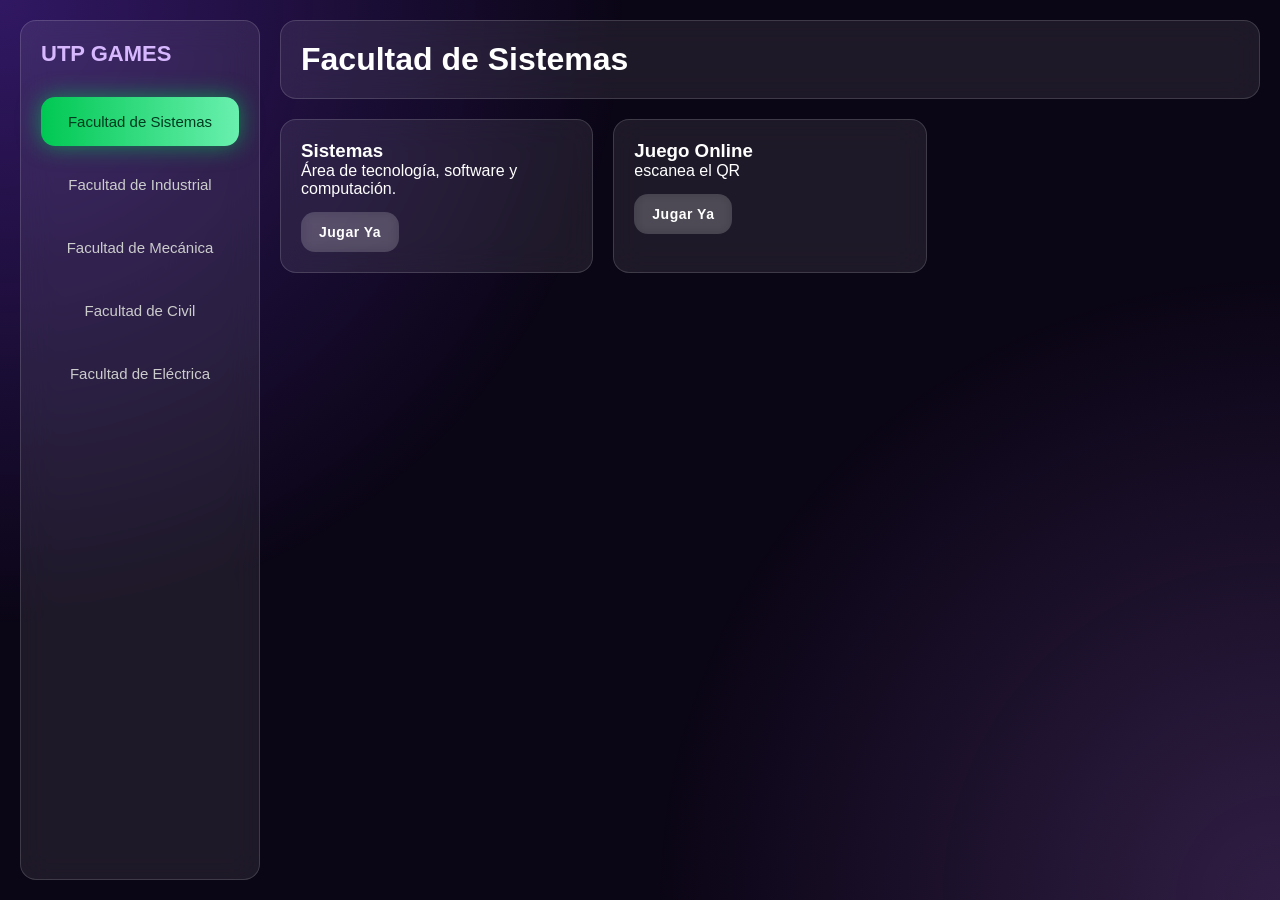
<file: public/index.html>
<!DOCTYPE html>
<html lang="es">
<head>
  <meta charset="UTF-8" />
  <title>Dashboard Facultades UTP</title>
  <meta name="viewport" content="width=device-width, initial-scale=1.0" />
  <link rel="stylesheet" href="styles.css" />
</head>
<body>

  <!-- Fondo decorativo -->
  <div class="background"></div>

  <!-- App -->
  <div class="app">

    <!-- Sidebar -->
    <aside class="sidebar glass">
      <h2 class="logo">UTP GAMES</h2>

      <nav>
        <button class="nav-btn sistemas active">
          Facultad de Sistemas
        </button>

        <button class="nav-btn industrial">
          Facultad de Industrial
        </button>

        <button class="nav-btn mecanica">
          Facultad de Mecánica
        </button>

          <button class="nav-btn civil">
            Facultad de Civil
          </button>

        <button class="nav-btn electrica">
          Facultad de Eléctrica
        </button>
      </nav>
    </aside>

   <main class="content">

  <header class="header glass">
    <h1 id="title">Analytics</h1>
  </header>

  <!-- CONTENEDOR DINÁMICO -->
  <section id="components" class="cards"></section>

  <!-- MODAL POPUP -->
<div id="game-modal" class="modal hidden">
  <div class="modal-content glass">
    <h2 id="modal-title">Título</h2>
    <p id="modal-description">Descripción</p>

    <div class="modal-actions">
      <button id="start-game" class="play-btn">INICIAR JUEGO</button>
      <button id="close-modal" class="close-btn">CERRAR</button>
    </div>
  </div>
</div>


</main>
  </div>
 <script src="app.js"></script>
  
</body>
</html>
</file>
<file: public/styles.css>
/* Reset */
* {
  margin: 0;
  padding: 0;
  box-sizing: border-box;
  font-family: 'Segoe UI', sans-serif;
}

body {
  height: 100vh;
  background: #0b0616;
  color: #ffffff;
  overflow: hidden;
}

/* Background gradient */
.background {
  position: fixed;
  inset: 0;
  background: radial-gradient(circle at top left, #7f3cff55, transparent 40%),
              radial-gradient(circle at bottom right, #c77dff33, transparent 40%);
  z-index: -1;
}

/* App layout */
.app {
  display: flex;
  height: 100vh;
  padding: 20px;
  gap: 20px;
}

/* Glass effect */
.glass {
  background: rgba(255, 255, 255, 0.08);
  backdrop-filter: blur(16px);
  -webkit-backdrop-filter: blur(16px);
  border-radius: 16px;
  border: 1px solid rgba(255, 255, 255, 0.15);
}

/* Sidebar */
.sidebar {
  width: 240px;
  padding: 20px;
}

.logo {
  margin-bottom: 30px;
  font-size: 22px;
  color: #d7b8ff;
}


.nav-btn {
  width: 100%;
  background: transparent;
  border: none;
  color: #ccc;

  /* Espaciado interno (botón más alto) */
  padding: 16px 12px;

  /* Separación entre botones */
  margin-bottom: 14px;

  /* Centrado del texto */
  display: flex;
  align-items: center;
  justify-content: center;
  text-align: center;

  border-radius: 14px;
  cursor: pointer;
  transition: all 0.3s ease;
  font-size: 15px;
  font-weight: 500;
}
.nav-btn:hover,
.nav-btn.active {
  background: linear-gradient(90deg, #7f3cff, #c77dff);
  color: #fff;
}

/* Content */
.content {
  flex: 1;
  display: flex;
  flex-direction: column;
  gap: 20px;
}

/* Header */
.header {
  display: flex;
  justify-content: space-between;
  align-items: center;
  padding: 20px;
}

.filters {
  display: flex;
  gap: 10px;
}

.chip {
  padding: 8px 14px;
  border-radius: 20px;
  border: 1px solid #ffffff33;
  background: transparent;
  color: #fff;
  cursor: pointer;
}

.chip.active {
  background: linear-gradient(90deg, #7f3cff, #c77dff);
}

/* Cards */
.cards {
  display: grid;
  grid-template-columns: repeat(3, 1fr);
  gap: 20px;
}

.card {
  padding: 20px;
}

.big-number {
  font-size: 36px;
  font-weight: bold;
  margin-top: 10px;
  color: #d7b8ff;
}

/* Grid panels */
.grid {
  display: grid;
  grid-template-columns: 2fr 1fr;
  gap: 20px;
}

.panel {
  padding: 20px;
}

/* Fake chart */
.fake-chart {
  margin-top: 20px;
  height: 160px;
  border-radius: 12px;
  background: linear-gradient(180deg, #7f3cff, transparent);
}

/* Stats */
.stats {
  list-style: none;
  margin-top: 20px;
}

.stats li {
  margin-bottom: 10px;
  display: flex;
  align-items: center;
  gap: 10px;
}

.dot {
  width: 10px;
  height: 10px;
  border-radius: 50%;
}

.positive { background: #7f3cff; }
.neutral { background: #aaa; }
.negative { background: #ff4d6d; }

/* ============================= */
/* FACULTADES UTP – GRADIENTES */
/* ============================= */

/* Sistemas – Verde */
.nav-btn.sistemas.active,
.nav-btn.sistemas:hover {
  background: linear-gradient(90deg, #00c853, #69f0ae);
  color: #003b1f;
  box-shadow: 0 0 22px rgba(0, 200, 83, 0.6);
}

/* Industrial – Amarillo */
.nav-btn.industrial.active,
.nav-btn.industrial:hover {
  background: linear-gradient(90deg, #ffd600, #fff176);
  color: #3d3000;
  box-shadow: 0 0 22px rgba(255, 214, 0, 0.6);
}

/* Mecánica – Rojo */
.nav-btn.mecanica.active,
.nav-btn.mecanica:hover {
  background: linear-gradient(90deg, #d32f2f, #ff8a80);
  color: #ffffff;
  box-shadow: 0 0 22px rgba(211, 47, 47, 0.6);
}

/* Civil – Morado */
.nav-btn.civil.active,
.nav-btn.civil:hover {
  background: linear-gradient(90deg, #7b1fa2, #ce93d8);
  color: #ffffff;
  box-shadow: 0 0 22px rgba(123, 31, 162, 0.6);
}

/* Eléctrica – Celeste */
.nav-btn.electrica.active,
.nav-btn.electrica:hover {
  background: linear-gradient(90deg, #00bcd4, #80deea);
  color: #00363a;
  box-shadow: 0 0 22px rgba(0, 188, 212, 0.6);
}


/* ============================= */
/* CARDS CON COLOR POR FACULTAD */
/* ============================= */

.card {
  transition: all 0.3s ease;
}

/* SISTEMAS – Verde */
.card.sistemas:hover {
  border: 1px solid #00c853;
  box-shadow: 0 0 25px rgba(0, 200, 83, 0.5);
  background: linear-gradient(
    135deg,
    rgba(0, 200, 83, 0.18),
    rgba(255, 255, 255, 0.05)
  );
}

/* INDUSTRIAL – Amarillo */
.card.industrial:hover {
  border: 1px solid #ffd600;
  box-shadow: 0 0 25px rgba(255, 214, 0, 0.5);
  background: linear-gradient(
    135deg,
    rgba(255, 214, 0, 0.18),
    rgba(255, 255, 255, 0.05)
  );
}

/* MECÁNICA – Rojo */
.card.mecanica:hover {
  border: 1px solid #d32f2f;
  box-shadow: 0 0 25px rgba(211, 47, 47, 0.5);
  background: linear-gradient(
    135deg,
    rgba(211, 47, 47, 0.18),
    rgba(255, 255, 255, 0.05)
  );
}

/* CIVIL – Morado */
.card.civil:hover {
  border: 1px solid #7b1fa2;
  box-shadow: 0 0 25px rgba(123, 31, 162, 0.5);
  background: linear-gradient(
    135deg,
    rgba(123, 31, 162, 0.18),
    rgba(255, 255, 255, 0.05)
  );
}

/* ELÉCTRICA – Celeste */
.card.electrica:hover {
  border: 1px solid #00bcd4;
  box-shadow: 0 0 25px rgba(0, 188, 212, 0.5);
  background: linear-gradient(
    135deg,
    rgba(0, 188, 212, 0.18),
    rgba(255, 255, 255, 0.05)
  );
}

/* ============================= */
/* MODAL POPUP */
/* ============================= */

.modal {
  position: fixed;
  inset: 0;
  background: rgba(0, 0, 0, 0.55);
  display: flex;
  align-items: center;
  justify-content: center;
  z-index: 1000;
}

.modal.hidden {
  display: none;
}

.modal-content {
  width: 420px;
  padding: 24px;
  border-radius: 18px;
  text-align: center;
}

.modal-content h2 {
  margin-bottom: 12px;
}

.modal-content p {
  margin-bottom: 20px;
  opacity: 0.85;
}

.modal-actions {
  display: flex;
  gap: 12px;
  justify-content: center;
}

.close-btn {
  padding: 10px 16px;
  border-radius: 10px;
  border: none;
  cursor: pointer;
  background: rgba(255, 255, 255, 0.15);
  color: #fff;
}

.close-btn:hover {
  background: rgba(255, 255, 255, 0.25);
}

/* SISTEMAS */
.modal-content.sistemas #start-game {
  background: linear-gradient(90deg, #00c853, #69f0ae);
  box-shadow: 0 0 20px rgba(0, 200, 83, 0.7);
}

/* INDUSTRIAL */
.modal-content.industrial #start-game {
  background: linear-gradient(90deg, #ffd600, #fff176);
  color: #333;
}

/* MECÁNICA */
.modal-content.mecanica #start-game {
  background: linear-gradient(90deg, #d32f2f, #ff8a80);
}

/* CIVIL */
.modal-content.civil #start-game {
  background: linear-gradient(90deg, #7b1fa2, #ce93d8);
}

/* ELÉCTRICA */
.modal-content.electrica #start-game {
  background: linear-gradient(90deg, #00bcd4, #80deea);
  color: #00363a;
}

/* ============================= */
/* BOTÓN ABRIR (CARDS) */
/* ============================= */

.play-btn {
  margin-top: 14px;
  padding: 12px 18px;
  border-radius: 14px;
  border: none;
  cursor: pointer;

  font-size: 14px;
  font-weight: 600;
  letter-spacing: 0.5px;

  background: rgba(255, 255, 255, 0.15);
  color: #ffffff;

  backdrop-filter: blur(6px);
  transition: all 0.3s ease;
}

.play-btn:hover {
  transform: translateY(-2px) scale(1.03);
  background: rgba(255, 255, 255, 0.25);
}

/* ============================= */
/* BOTÓN CERRAR */
/* ============================= */

.close-btn {
  padding: 12px 18px;
  border-radius: 14px;
  border: none;
  cursor: pointer;

  background: rgba(255, 255, 255, 0.12);
  color: #ffffff;

  backdrop-filter: blur(6px);
  transition: all 0.3s ease;
}

.close-btn:hover {
  background: rgba(255, 255, 255, 0.25);
}
</file>
